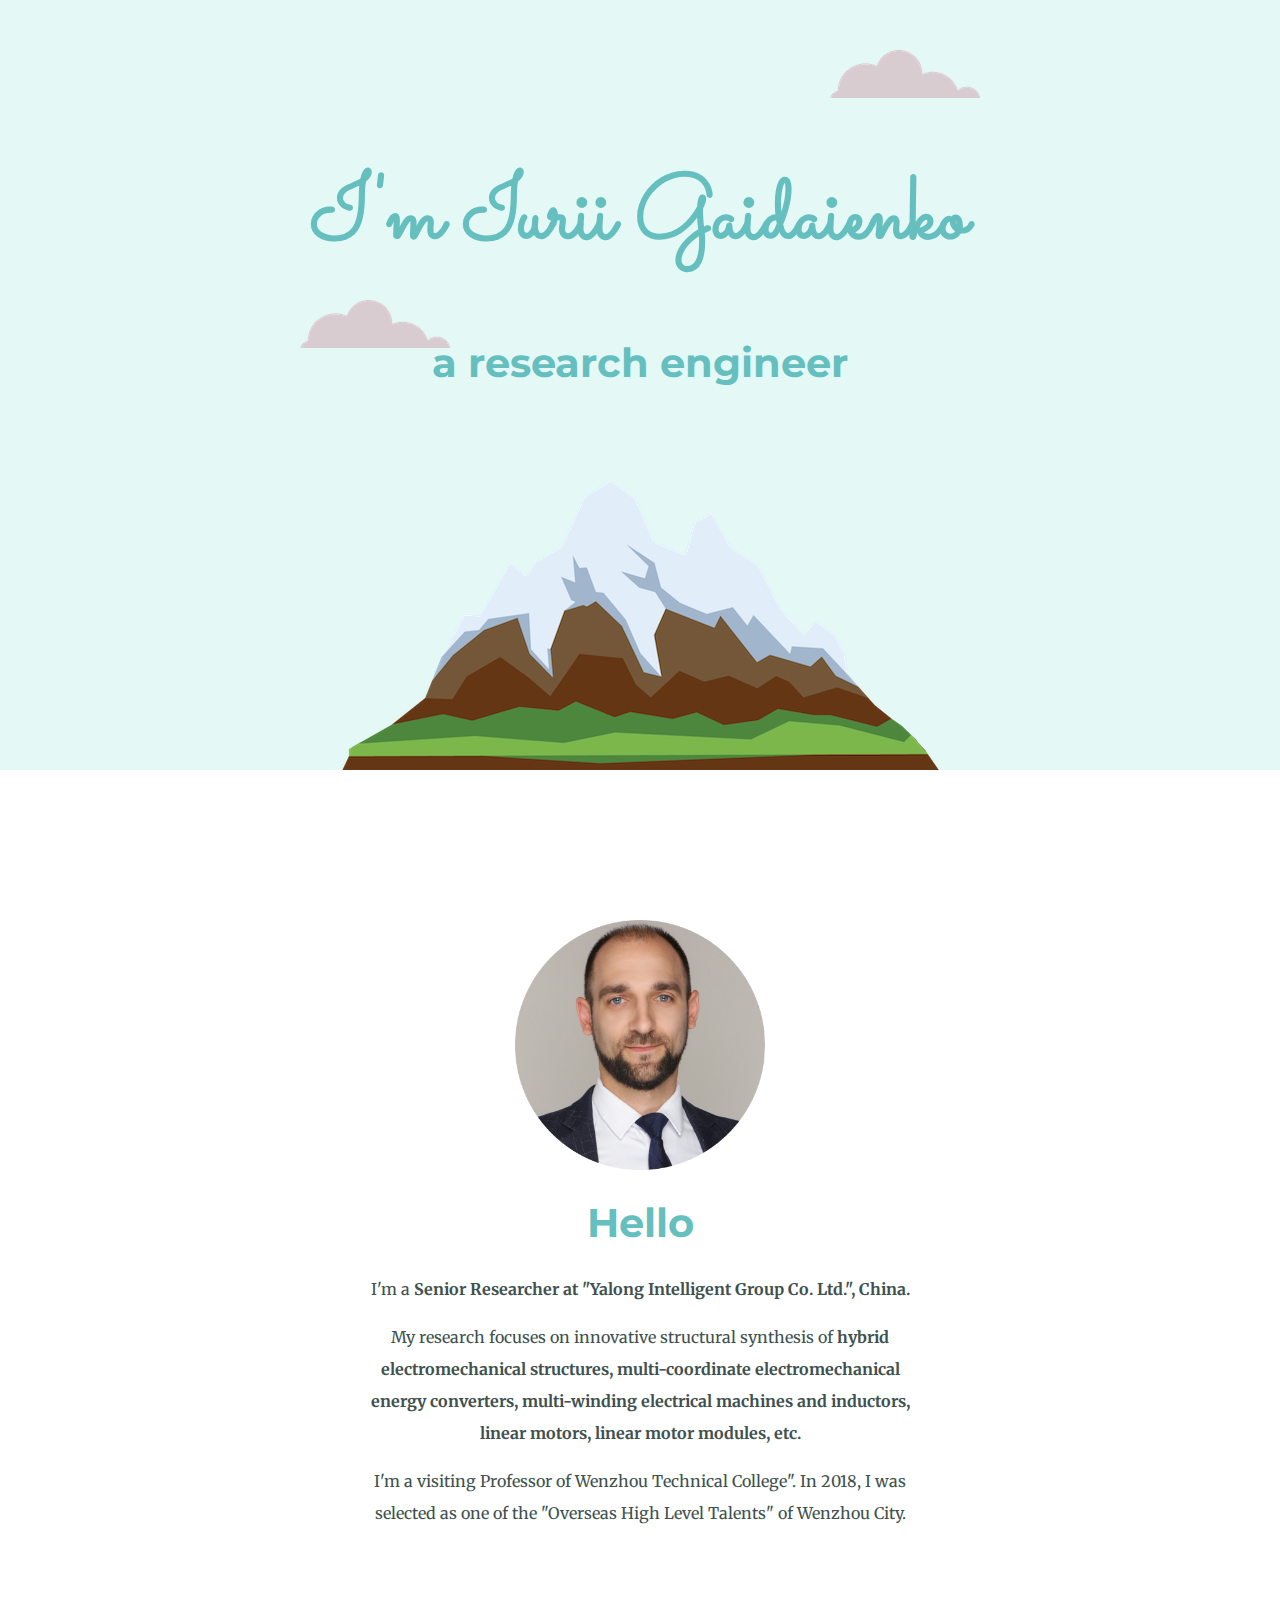
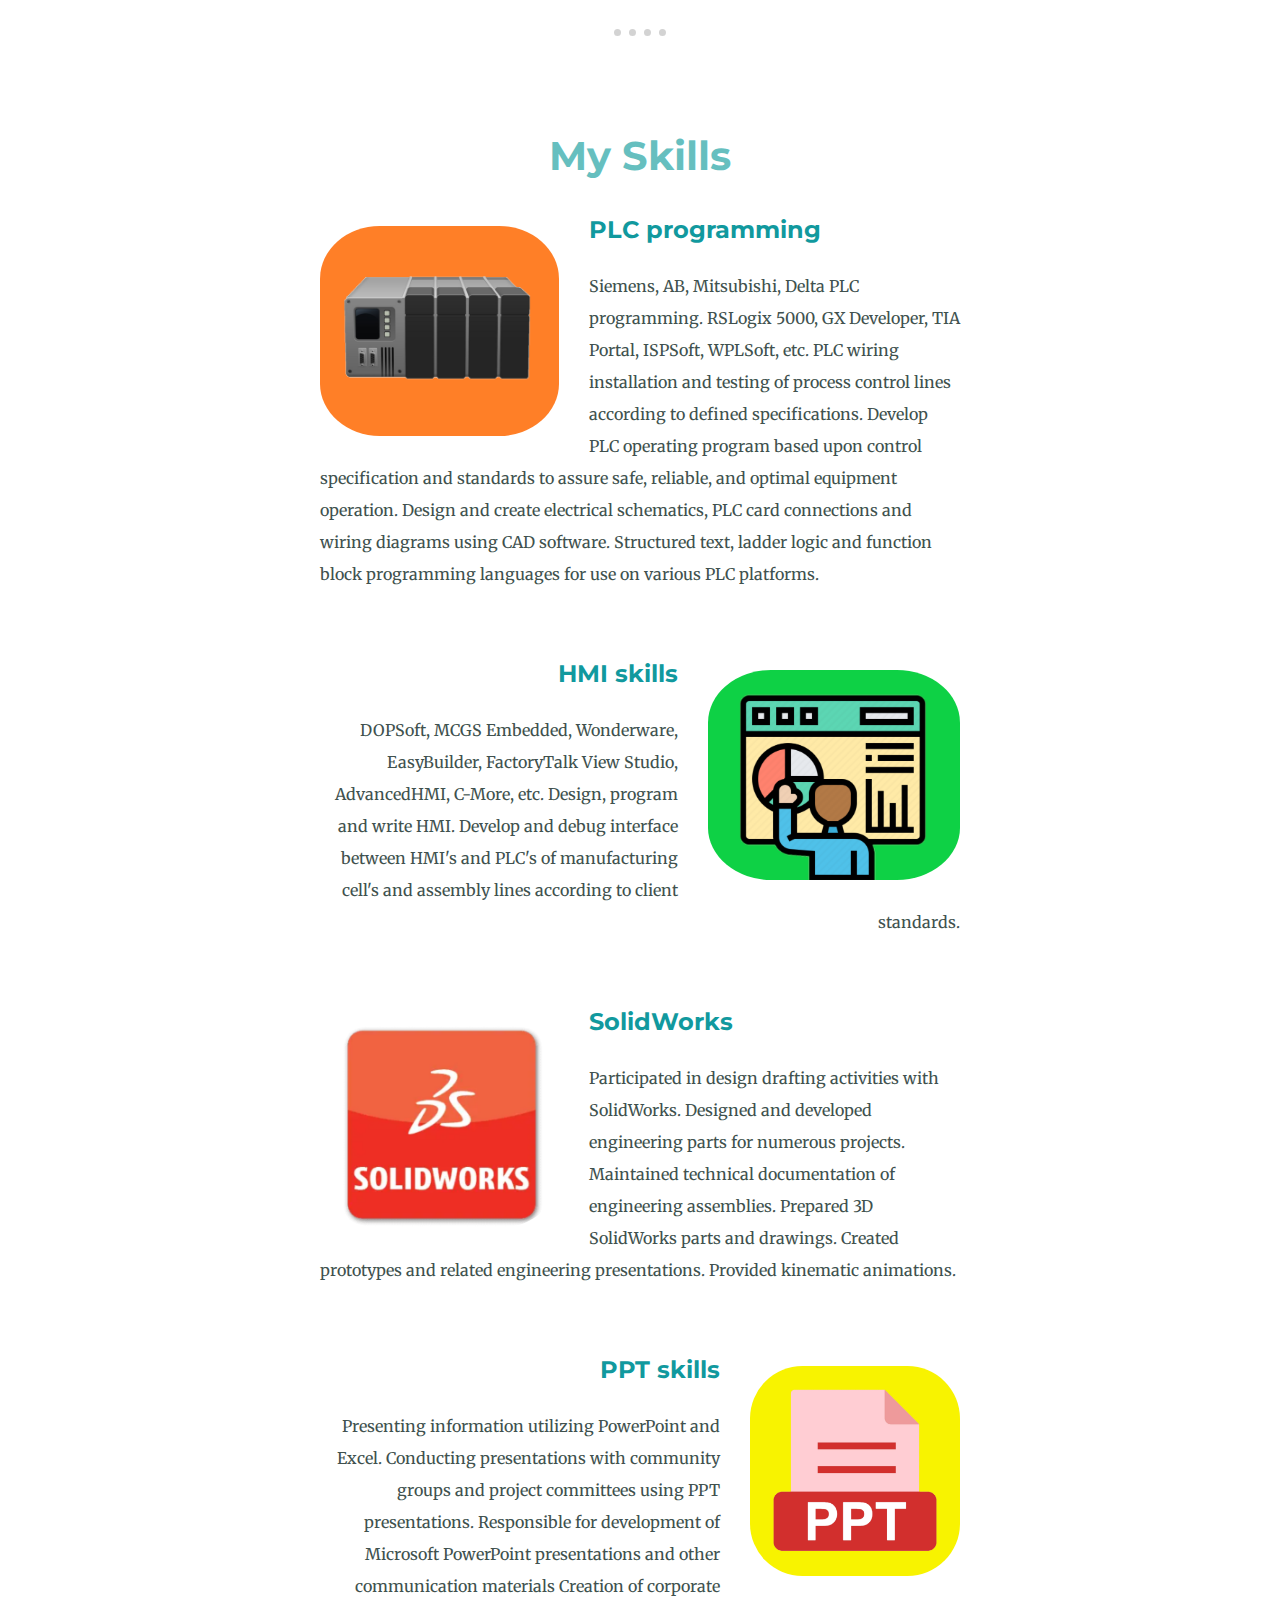
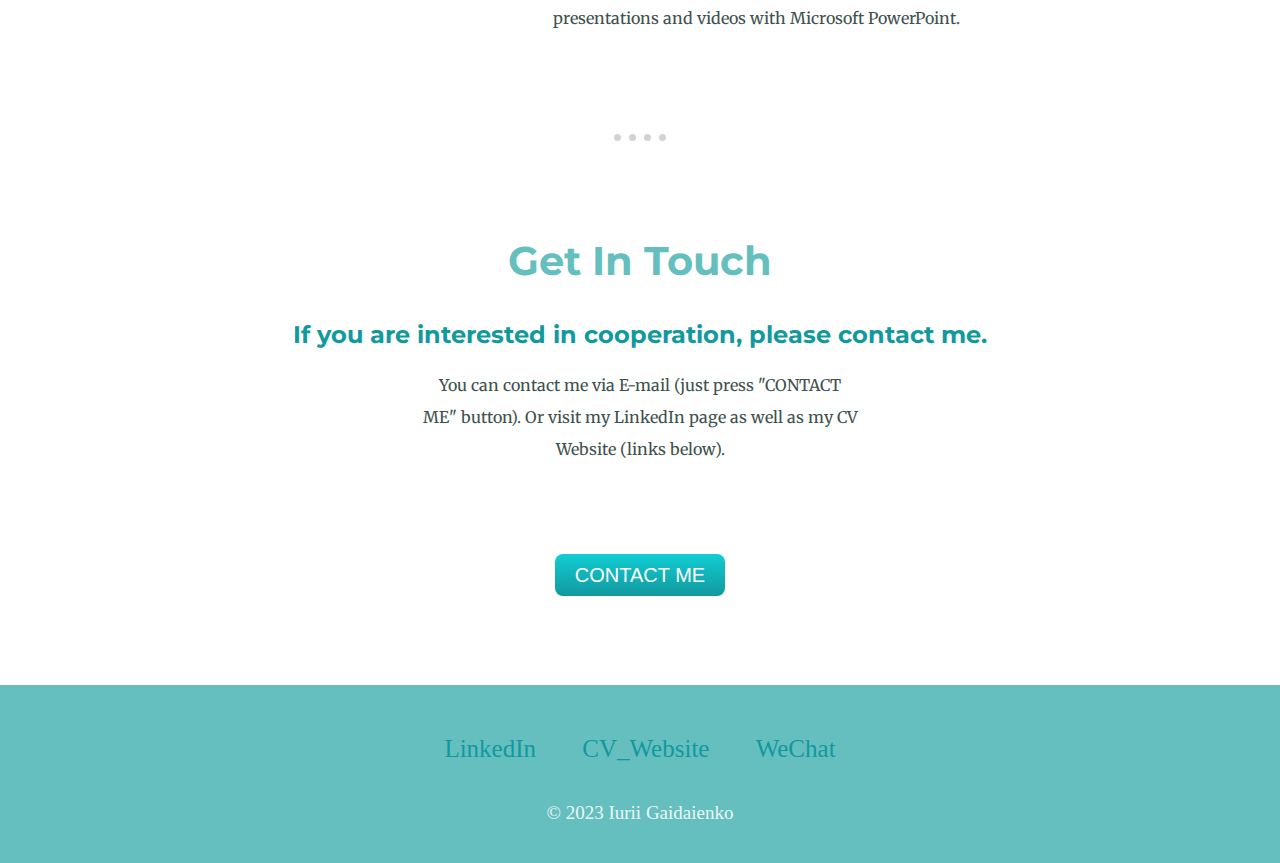
<file: index.html>
<html lang="en">
  <head>
    <meta charset="UTF-8">
    <link rel="stylesheet" href="css/styles.css">
    <link rel="icon" href="favicon.ico">
    <link rel="preconnect" href="https://fonts.googleapis.com">
    <link rel="preconnect" href="https://fonts.gstatic.com" crossorigin>
    <link href="https://fonts.googleapis.com/css2?family=Merriweather:wght@300&family=Montserrat:wght@100&family=Sacramento&display=swap" rel="stylesheet">

    <meta name="description" content="Personal CV Website">
    <meta name="author" content="Iurii Gaidaienko">
    <meta name="viewport" content="width=device-width, initial-scale=1.0">
    <title>Gaidaienko Iurii CV</title>
  </head>

  <body>
  <div class="top_box">
    <img class="top-cloud-img" src="images/cloud.png" alt="cloud-img">
    <h1>I'm Iurii Gaidaienko</h1>
    <h2>a research engineer</h2>
    <img class="bottom-cloud-img" src="images/cloud.png" alt="cloud-img">
    <img class="mountain-img" src="images/mountain.png" alt="mountain-img">
  </div>

  <div class="middle-container">
    <div class="profile">
      <img class="my_image" src="images/photo_circle.png" alt="iurii-gaidaienko-photo">
      <h2>Hello</h2>
      <p class="hello_intro1">I'm a <strong>Senior Researcher at "Yalong Intelligent Group Co. Ltd.", China.</strong></p>
      <p class="hello_intro2">
        My research focuses on innovative structural synthesis of <strong>hybrid
        electromechanical structures, multi-coordinate electromechanical energy converters,
        multi-winding electrical machines and inductors, linear motors, linear motor modules, etc. </strong>
      </p>
      <p>
        I'm a visiting Professor of Wenzhou Technical College".
        In 2018, I was selected as one of the "Overseas High Level Talents" of Wenzhou City.
      </p>
    </div>

    <hr class="hr_dotted">

    <div class="skills">
      <h2>My Skills</h2>
      <div class="skill-row">
        <img class="left_skill_image" src="images/plc.png" alt="plc-image">
        <h3>PLC programming</h3>
        <p>
          Siemens, AB, Mitsubishi, Delta PLC programming.
          RSLogix 5000, GX Developer, TIA Portal, ISPSoft, WPLSoft, etc.
          PLC wiring installation and testing of process control lines according
          to defined specifications.
          Develop PLC operating program based upon control specification and standards to
          assure safe, reliable, and optimal equipment operation.
          Design and create electrical schematics, PLC card connections and wiring diagrams
          using CAD software.
          Structured text, ladder logic and function block programming languages for use
          on various PLC platforms.
        </p>
      </div>
      <div class="skill-row" style="text-align: right">
        <img class="right_skill_image" src="images/hmi.png" alt="hmi-image">
        <h3>HMI skills</h3>
        <p>
          DOPSoft, MCGS Embedded, Wonderware, EasyBuilder, FactoryTalk View Studio,
          AdvancedHMI, C-More, etc.
          Design, program and write HMI. Develop and debug interface between HMI's and PLC's of manufacturing cell's and assembly lines according
          to client standards.

        </p>
      </div>
      <div class="skill-row">
        <img class="left_skill_image" src="images/solidworks.png" alt="solid-image">
        <h3>SolidWorks</h3>
        <p>
          Participated in design drafting activities with SolidWorks.
          Designed and developed engineering parts for numerous projects.
          Maintained technical documentation of engineering assemblies.
          Prepared 3D SolidWorks parts and drawings.
          Created prototypes and related engineering presentations.
          Provided kinematic animations.
        </p>
      </div>
      <div class="skill-row" style="text-align: right">
        <img class="right_skill_image" src="images/ppt2.png" alt="ppt-image">
        <h3>PPT skills</h3>
        <p>
          Presenting information utilizing PowerPoint and Excel.
          Conducting presentations with community groups and project committees using PPT presentations.
          Responsible for development of Microsoft PowerPoint presentations and other communication materials
          Creation of corporate presentations and videos with Microsoft PowerPoint.
        </p>
      </div>
    </div>
    <hr>
    <div class="contact-me">
      <h2>Get In Touch</h2>
      <h3>If you are interested in cooperation, please contact me.</h3>
      <p style="width: 34%; margin: 10px auto 20px">
        You can contact me via E-mail (just press "CONTACT ME" button).
        Or visit my LinkedIn page as well as my CV Website (links below).
      </p>
      <p class="contact_me2">
        <a class="btn" href="mailto:yuriygaid@163.com">CONTACT ME</a>
      </p>
    </div>
  </div>

  <div class="bottom-container">
    <a class="footer-link" href="https://www.linkedin.com/in/iurii-gaidaienko-b8016133">LinkedIn </a>
    <a class="footer-link" href="https://yurfeus.github.io/cv/">CV_Website</a>
    <a class="footer-link" href="wechat_contact.html">WeChat</a>
    <p class="copyright">© 2023 Iurii Gaidaienko</p>
  </div>

  </body>
</html>
</file>
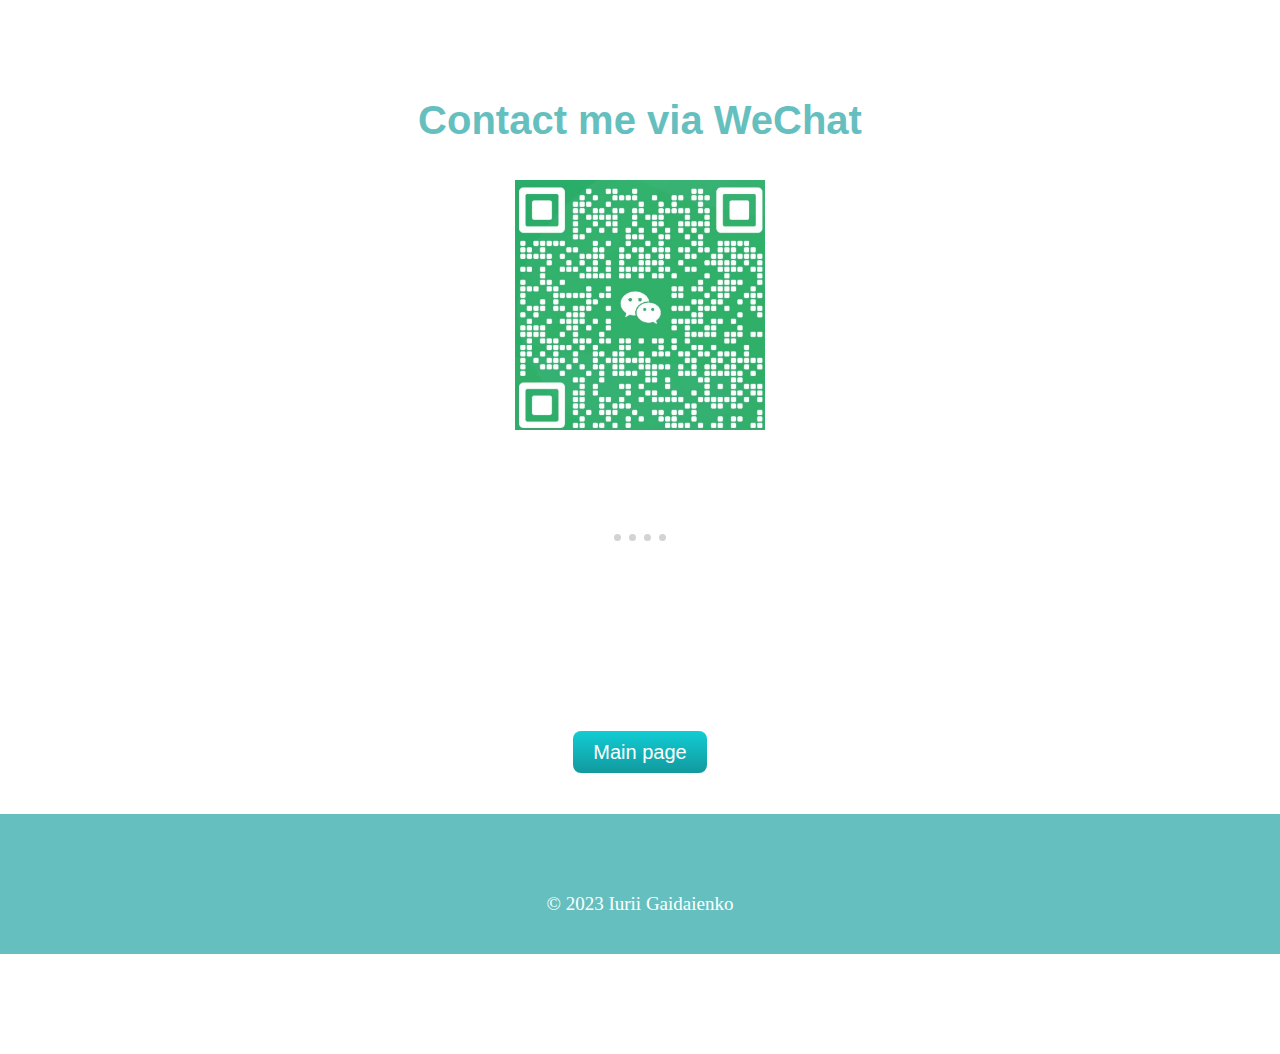
<file: wechat_contact.html>
<!DOCTYPE html>
<html lang="en">
    <link rel="stylesheet" href="css/styles.css">
    <head>
        <meta charset="UTF-8">
        <title>My WeChat</title>
        <link rel="icon" href="favicon.ico">
    </head>
    <body>
        <div class="middle-container">
            <div>
                <h2 style="margin: 40px">Contact me via WeChat</h2>
                <p><img src="images/wechatqr.jpg" alt="iurii wechat" height="250" width="250"></p>
                <hr>
            </div>
            <div style="margin-top: 200px">
                <a class="btn" href="index.html">Main page</a>
            </div>
            <div class="bottom-container">
                <p style="padding-top: 10px; font: normal 19px 'Magneto'; color: white">© 2023 Iurii Gaidaienko</p>
            </div>
        </div>
    </body>
</html>
</file>
<file: css/styles.css>
/*******************************TAG SELECTORS****************************/
body{
    color: #40514e;
    font-family: 'Merriweather', serif;
    margin: 0;
    text-align: center;

}

h1 {
    font-size: 5.62rem;
    margin: 50px auto 0;
    font-family: "Sacramento", cursive;
    color: #66BFBF;
    line-height: 2;
}

h2 {
    font-family: 'Montserrat', sans-serif;
    font-size: 2.5rem;
    color: #66BFBF;
    font-weight: bold;
    margin-bottom: 30px;
    line-height: 1;
}

h3 {
    font-family: 'Montserrat', sans-serif;
    font-size: 1.5rem;
    color: #11999E;
    margin: 0 auto 0;
}

a {
    color: #11999E;
    padding: 0 20px 0;
    text-decoration: none;
    text-align: center;
}

a:hover {
    color: #eaf6f6;
}

hr {
    border-top: 7px lightgrey;
    border-style: dotted none none;
    width: 4%;
    margin: 100px auto;
}

/*******************************CLASS SELECTORS****************************/
.top_box {
    background-color: #e4f9f5;
    position: relative;
    padding-top: 80px;
}

.middle-container {
    margin: 100px 0;
}

.skills {
}

.bottom-container {
    margin-top: 50px;
    padding: 50px 0 20px;
    font: 25px "Tahoma";
    background-color: #66BFBF;
}

.top-cloud-img {
    position: absolute;
    right: 300px;
    top: 50px;
}

.bottom-cloud-img {
    position: absolute;
    left: 300px;
    top: 300px;
}

.profile {
    padding: 0 100px;
    margin: 20px 20% 0;
    line-height: 2;
}

.my_image {
    height: 250px;
    margin-top: 50px;
}

.mountain-img {
    line-height: 2;
}

.skill-row {
    width: 50%;
    margin: 0 auto 60px;
    text-align: left;
    line-height: 2;
}

.left_skill_image {
    height: 210px;
    float: left;
    margin-right:30px;
    margin-top:20px;
    border-radius: 25%;
}

.right_skill_image {
    height: 210px;
    float: right;
    margin-left:30px;
    margin-top:20px;
    border-radius: 25%;
}

.btn {
    /*background: #11cdd4;*/
    /*background-image: -webkit-linear-gradient(top, #11cdd4, #11999e);
    background-image: -moz-linear-gradient(top, #11cdd4, #11999e);
    background-image: -ms-linear-gradient(top, #11cdd4, #11999e);
    background-image: -o-linear-gradient(top, #11cdd4, #11999e);*/
    background-image: linear-gradient(to bottom, #11cdd4, #11999e);
    /*-webkit-border-radius: 8px;
    -moz-border-radius: 8px;*/
    border-radius: 8px;
    font-family: Arial, serif;
    color: #ffffff;
    font-size: 20px;
    padding: 10px 20px 10px 20px;
    text-decoration: none;
}

.btn:hover {
  /*background: #30e3cb;*/
  /*background-image: -webkit-linear-gradient(top, #30e3cb, #2bc4ad);
  background-image: -moz-linear-gradient(top, #30e3cb, #2bc4ad);
  background-image: -ms-linear-gradient(top, #30e3cb, #2bc4ad);
  background-image: -o-linear-gradient(top, #30e3cb, #2bc4ad);*/
  background-image: linear-gradient(to bottom, #30e3cb, #2bc4ad);
  text-decoration: none;
}

.contact-me {
    line-height: 2;
}

.contact_me2 {
    margin: 100px auto 0;
    line-height: 1
}

.copyright {
    font: normal 19px 'Magneto';
    color: #EAF6F6;
    padding: 20px 0 0;
}
</file>
